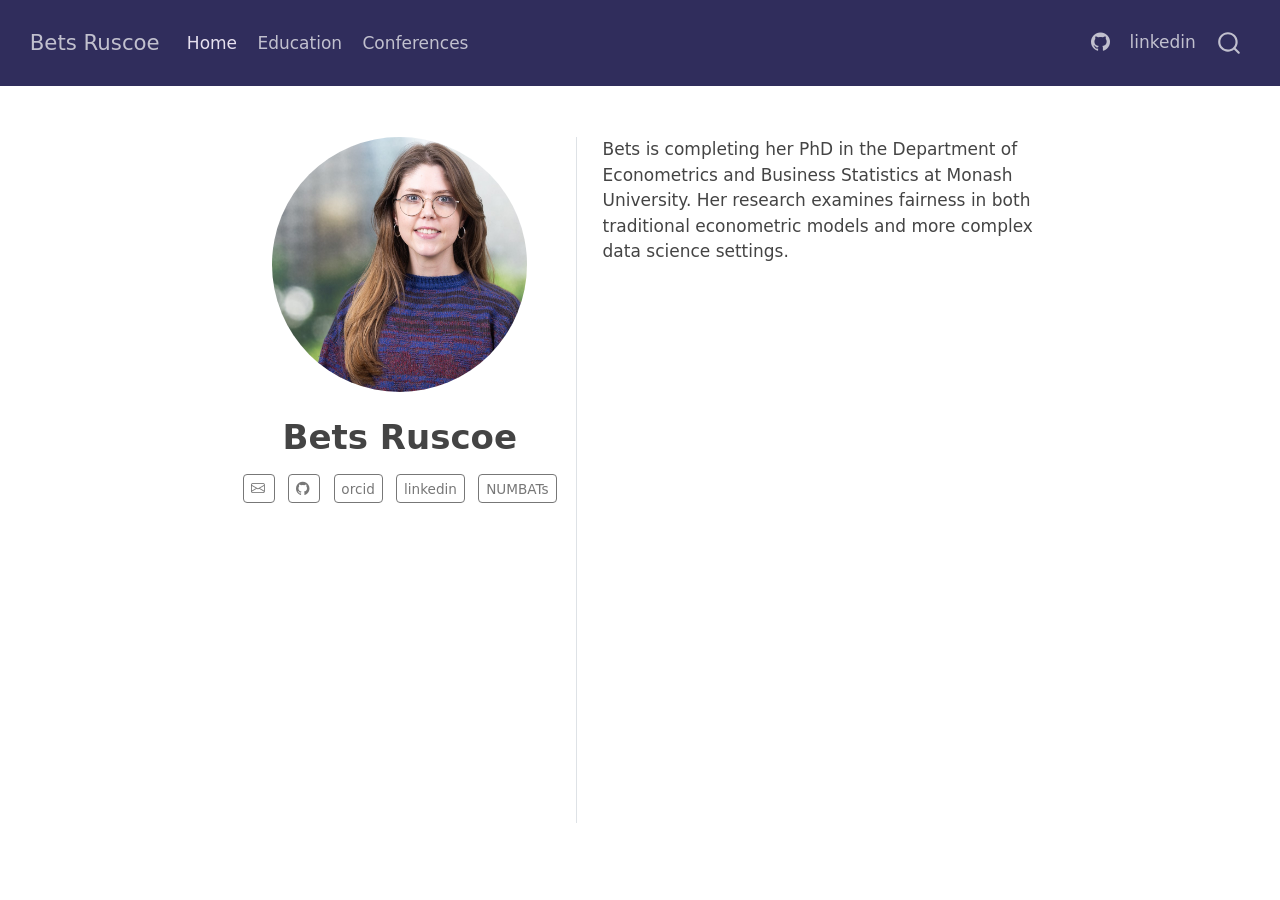
<file: docs/index.html>
<!DOCTYPE html>
<html xmlns="http://www.w3.org/1999/xhtml" lang="en" xml:lang="en"><head>

<meta charset="utf-8">
<meta name="generator" content="quarto-1.9.38">

<meta name="viewport" content="width=device-width, initial-scale=1.0, user-scalable=yes">


<title>Bets Ruscoe</title>
<style>
/* Default styles provided by pandoc.
** See https://pandoc.org/MANUAL.html#variables-for-html for config info.
*/
code{white-space: pre-wrap;}
span.smallcaps{font-variant: small-caps;}
div.columns{display: flex; gap: min(4vw, 1.5em);}
div.column{flex: auto; overflow-x: auto;}
div.hanging-indent{margin-left: 1.5em; text-indent: -1.5em;}
ul.task-list{list-style: none;}
ul.task-list li input[type="checkbox"] {
  width: 0.8em;
  margin: 0 0.8em 0.2em -1em; /* quarto-specific, see https://github.com/quarto-dev/quarto-cli/issues/4556 */ 
  vertical-align: middle;
}
</style>


<script src="site_libs/quarto-nav/quarto-nav.js"></script>
<script src="site_libs/quarto-nav/headroom.min.js"></script>
<script src="site_libs/clipboard/clipboard.min.js"></script>
<script src="site_libs/quarto-search/autocomplete.umd.js"></script>
<script src="site_libs/quarto-search/fuse.min.js"></script>
<script src="site_libs/quarto-search/quarto-search.js"></script>
<meta name="quarto:offset" content="./">
<link href="./logo.png" rel="icon" type="image/png">
<script src="site_libs/quarto-html/quarto.js" type="module"></script>
<script src="site_libs/quarto-html/tabsets/tabsets.js" type="module"></script>
<script src="site_libs/quarto-html/popper.min.js"></script>
<script src="site_libs/quarto-html/tippy.umd.min.js"></script>
<link href="site_libs/quarto-html/tippy.css" rel="stylesheet">
<link href="site_libs/quarto-html/quarto-syntax-highlighting-15634bcf2e68342d4ad2dfa704d543f6.css" rel="stylesheet" id="quarto-text-highlighting-styles">
<script src="site_libs/bootstrap/bootstrap.min.js"></script>
<link href="site_libs/bootstrap/bootstrap-icons.css" rel="stylesheet">
<link href="site_libs/bootstrap/bootstrap-3768eb61d9994c7d1b716c111c6380d6.min.css" rel="stylesheet" append-hash="true" id="quarto-bootstrap" data-mode="light">
<script id="quarto-search-options" type="application/json">{
  "location": "navbar",
  "copy-button": false,
  "collapse-after": 3,
  "panel-placement": "end",
  "type": "overlay",
  "limit": 50,
  "keyboard-shortcut": [
    "f",
    "/",
    "s"
  ],
  "show-item-context": false,
  "language": {
    "search-no-results-text": "No results",
    "search-matching-documents-text": "matching documents",
    "search-copy-link-title": "Copy link to search",
    "search-hide-matches-text": "Hide additional matches",
    "search-more-match-text": "more match in this document",
    "search-more-matches-text": "more matches in this document",
    "search-clear-button-title": "Clear",
    "search-text-placeholder": "",
    "search-detached-cancel-button-title": "Cancel",
    "search-submit-button-title": "Submit",
    "search-label": "Search"
  }
}</script>


</head>

<body class="nav-fixed fullcontent quarto-light">

<div id="quarto-search-results"></div>
  <header id="quarto-header" class="headroom fixed-top">
    <nav class="navbar navbar-expand-lg " data-bs-theme="dark">
      <div class="navbar-container container-fluid">
      <div class="navbar-brand-container mx-auto">
    <a class="navbar-brand" href="./index.html">
    <span class="navbar-title">Bets Ruscoe</span>
    </a>
  </div>
            <div id="quarto-search" class="" title="Search"></div>
          <button class="navbar-toggler" type="button" data-bs-toggle="collapse" data-bs-target="#navbarCollapse" aria-controls="navbarCollapse" role="menu" aria-expanded="false" aria-label="Toggle navigation" onclick="if (window.quartoToggleHeadroom) { window.quartoToggleHeadroom(); }">
  <span class="navbar-toggler-icon"></span>
</button>
          <div class="collapse navbar-collapse" id="navbarCollapse">
            <ul class="navbar-nav navbar-nav-scroll me-auto">
  <li class="nav-item">
    <a class="nav-link active" href="./index.html" aria-current="page"> 
<span class="menu-text">Home</span></a>
  </li>  
  <li class="nav-item">
    <a class="nav-link" href="./education.html"> 
<span class="menu-text">Education</span></a>
  </li>  
  <li class="nav-item">
    <a class="nav-link" href="./conferences.html"> 
<span class="menu-text">Conferences</span></a>
  </li>  
</ul>
            <ul class="navbar-nav navbar-nav-scroll ms-auto">
  <li class="nav-item compact">
    <a class="nav-link" href="https://github.com/BetsRuscoe"> <i class="bi bi-github" role="img">
</i> 
<span class="menu-text"></span></a>
  </li>  
  <li class="nav-item">
    <a class="nav-link" href="https://linkedin.com/in/bets-ruscoe-a99a75171"> 
<span class="menu-text">linkedin</span></a>
  </li>  
</ul>
          </div> <!-- /navcollapse -->
            <div class="quarto-navbar-tools">
</div>
      </div> <!-- /container-fluid -->
    </nav>
</header>
<!-- content -->
<div id="quarto-content" class="quarto-container page-columns page-rows-contents page-layout-article page-navbar">
<!-- sidebar -->
<!-- margin-sidebar -->
    
<!-- main -->
<div class="quarto-about-trestles">
  <div class="about-entity">
    <img src="photo.jpg" class="about-image
  round " style="height: 15em; width: 15em;">
<header id="title-block-header" class="quarto-title-block default">
<div class="quarto-title">
<h1 class="title">Bets Ruscoe</h1>
</div>
<div class="quarto-title-meta">
  </div>
</header>
    <div class="about-links">
  <a href="mailto:betsruscoe@gmail.com" class="about-link" rel="" target="">
    <i class="bi bi-envelope"></i>
     <span class="about-link-text"></span>
  </a>
  <a href="https://github.com/BetsRuscoe" class="about-link" rel="" target="">
    <i class="bi bi-github"></i>
     <span class="about-link-text"></span>
  </a>
  <a href="https://orcid.org/0009-0005-5690-9074" class="about-link" rel="" target="">
     <span class="about-link-text">orcid</span>
  </a>
  <a href="https://linkedin.com/in/bets-ruscoe-a99a75171" class="about-link" rel="" target="">
     <span class="about-link-text">linkedin</span>
  </a>
  <a href="https://numbat.space" class="about-link" rel="" target="">
     <span class="about-link-text">NUMBATs</span>
  </a>
</div>
  </div>
  <div class="about-contents"><main class="content" id="quarto-document-content">
<div id="hero-heading">
<p>Bets is completing her PhD in the Department of Econometrics and Business Statistics at Monash University. Her research examines fairness in both traditional econometric models and more complex data science settings.</p>
</div>


</main></div>
</div>
 <!-- /main -->
<script id="quarto-html-after-body" type="application/javascript">
  window.document.addEventListener("DOMContentLoaded", function (event) {
    const isCodeAnnotation = (el) => {
      for (const clz of el.classList) {
        if (clz.startsWith('code-annotation-')) {                     
          return true;
        }
      }
      return false;
    }
    const onCopySuccess = function(e) {
      // button target
      const button = e.trigger;
      // don't keep focus
      button.blur();
      // flash "checked"
      button.classList.add('code-copy-button-checked');
      var currentTitle = button.getAttribute("title");
      button.setAttribute("title", "Copied!");
      let tooltip;
      if (window.bootstrap) {
        button.setAttribute("data-bs-toggle", "tooltip");
        button.setAttribute("data-bs-placement", "left");
        button.setAttribute("data-bs-title", "Copied!");
        tooltip = new bootstrap.Tooltip(button, 
          { trigger: "manual", 
            customClass: "code-copy-button-tooltip",
            offset: [0, -8]});
        tooltip.show();    
      }
      setTimeout(function() {
        if (tooltip) {
          tooltip.hide();
          button.removeAttribute("data-bs-title");
          button.removeAttribute("data-bs-toggle");
          button.removeAttribute("data-bs-placement");
        }
        button.setAttribute("title", currentTitle);
        button.classList.remove('code-copy-button-checked');
      }, 1000);
      // clear code selection
      e.clearSelection();
    }
    const getTextToCopy = function(trigger) {
      const outerScaffold = trigger.parentElement.cloneNode(true);
      const codeEl = outerScaffold.querySelector('code');
      for (const childEl of codeEl.children) {
        if (isCodeAnnotation(childEl)) {
          childEl.remove();
        }
      }
      return codeEl.innerText;
    }
    const clipboard = new window.ClipboardJS('.code-copy-button:not([data-in-quarto-modal])', {
      text: getTextToCopy
    });
    clipboard.on('success', onCopySuccess);
    if (window.document.getElementById('quarto-embedded-source-code-modal')) {
      const clipboardModal = new window.ClipboardJS('.code-copy-button[data-in-quarto-modal]', {
        text: getTextToCopy,
        container: window.document.getElementById('quarto-embedded-source-code-modal')
      });
      clipboardModal.on('success', onCopySuccess);
    }
      var localhostRegex = new RegExp(/^(?:http|https):\/\/localhost\:?[0-9]*\//);
      var mailtoRegex = new RegExp(/^mailto:/);
        var filterRegex = new RegExp("https:\/\/betsruscoe\.org");
      var isInternal = (href) => {
          return filterRegex.test(href) || localhostRegex.test(href) || mailtoRegex.test(href);
      }
      // Inspect non-navigation links and adorn them if external
     var links = window.document.querySelectorAll('a[href]:not(.nav-link):not(.navbar-brand):not(.toc-action):not(.sidebar-link):not(.sidebar-item-toggle):not(.pagination-link):not(.no-external):not([aria-hidden]):not(.dropdown-item):not(.quarto-navigation-tool):not(.about-link)');
      for (var i=0; i<links.length; i++) {
        const link = links[i];
        if (!isInternal(link.href)) {
          // undo the damage that might have been done by quarto-nav.js in the case of
          // links that we want to consider external
          if (link.dataset.originalHref !== undefined) {
            link.href = link.dataset.originalHref;
          }
        }
      }
    function tippyHover(el, contentFn, onTriggerFn, onUntriggerFn) {
      const config = {
        allowHTML: true,
        maxWidth: 500,
        delay: 100,
        arrow: false,
        appendTo: function(el) {
            return el.parentElement;
        },
        interactive: true,
        interactiveBorder: 10,
        theme: 'quarto',
        placement: 'bottom-start',
      };
      if (contentFn) {
        config.content = contentFn;
      }
      if (onTriggerFn) {
        config.onTrigger = onTriggerFn;
      }
      if (onUntriggerFn) {
        config.onUntrigger = onUntriggerFn;
      }
      window.tippy(el, config); 
    }
    const noterefs = window.document.querySelectorAll('a[role="doc-noteref"]');
    for (var i=0; i<noterefs.length; i++) {
      const ref = noterefs[i];
      tippyHover(ref, function() {
        // use id or data attribute instead here
        let href = ref.getAttribute('data-footnote-href') || ref.getAttribute('href');
        try { href = new URL(href).hash; } catch {}
        const id = href.replace(/^#\/?/, "");
        const note = window.document.getElementById(id);
        if (note) {
          return note.innerHTML;
        } else {
          return "";
        }
      });
    }
    const xrefs = window.document.querySelectorAll('a.quarto-xref');
    const processXRef = (id, note) => {
      // Strip column container classes
      const stripColumnClz = (el) => {
        el.classList.remove("page-full", "page-columns");
        if (el.children) {
          for (const child of el.children) {
            stripColumnClz(child);
          }
        }
      }
      stripColumnClz(note)
      if (id === null || id.startsWith('sec-')) {
        // Special case sections, only their first couple elements
        const container = document.createElement("div");
        if (note.children && note.children.length > 2) {
          container.appendChild(note.children[0].cloneNode(true));
          for (let i = 1; i < note.children.length; i++) {
            const child = note.children[i];
            if (child.tagName === "P" && child.innerText === "") {
              continue;
            } else {
              container.appendChild(child.cloneNode(true));
              break;
            }
          }
          if (window.Quarto?.typesetMath) {
            window.Quarto.typesetMath(container);
          }
          return container.innerHTML
        } else {
          if (window.Quarto?.typesetMath) {
            window.Quarto.typesetMath(note);
          }
          return note.innerHTML;
        }
      } else {
        // Remove any anchor links if they are present
        const anchorLink = note.querySelector('a.anchorjs-link');
        if (anchorLink) {
          anchorLink.remove();
        }
        if (window.Quarto?.typesetMath) {
          window.Quarto.typesetMath(note);
        }
        if (note.classList.contains("callout")) {
          return note.outerHTML;
        } else {
          return note.innerHTML;
        }
      }
    }
    for (var i=0; i<xrefs.length; i++) {
      const xref = xrefs[i];
      tippyHover(xref, undefined, function(instance) {
        instance.disable();
        let url = xref.getAttribute('href');
        let hash = undefined; 
        if (url.startsWith('#')) {
          hash = url;
        } else {
          try { hash = new URL(url).hash; } catch {}
        }
        if (hash) {
          const id = hash.replace(/^#\/?/, "");
          const note = window.document.getElementById(id);
          if (note !== null) {
            try {
              const html = processXRef(id, note.cloneNode(true));
              instance.setContent(html);
            } finally {
              instance.enable();
              instance.show();
            }
          } else {
            // See if we can fetch this
            fetch(url.split('#')[0])
            .then(res => res.text())
            .then(html => {
              const parser = new DOMParser();
              const htmlDoc = parser.parseFromString(html, "text/html");
              const note = htmlDoc.getElementById(id);
              if (note !== null) {
                const html = processXRef(id, note);
                instance.setContent(html);
              } 
            }).finally(() => {
              instance.enable();
              instance.show();
            });
          }
        } else {
          // See if we can fetch a full url (with no hash to target)
          // This is a special case and we should probably do some content thinning / targeting
          fetch(url)
          .then(res => res.text())
          .then(html => {
            const parser = new DOMParser();
            const htmlDoc = parser.parseFromString(html, "text/html");
            const note = htmlDoc.querySelector('main.content');
            if (note !== null) {
              // This should only happen for chapter cross references
              // (since there is no id in the URL)
              // remove the first header
              if (note.children.length > 0 && note.children[0].tagName === "HEADER") {
                note.children[0].remove();
              }
              const html = processXRef(null, note);
              instance.setContent(html);
            } 
          }).finally(() => {
            instance.enable();
            instance.show();
          });
        }
      }, function(instance) {
      });
    }
        let selectedAnnoteEl;
        const selectorForAnnotation = ( cell, annotation) => {
          let cellAttr = 'data-code-cell="' + cell + '"';
          let lineAttr = 'data-code-annotation="' +  annotation + '"';
          const selector = 'span[' + cellAttr + '][' + lineAttr + ']';
          return selector;
        }
        const selectCodeLines = (annoteEl) => {
          const doc = window.document;
          const targetCell = annoteEl.getAttribute("data-target-cell");
          const targetAnnotation = annoteEl.getAttribute("data-target-annotation");
          const annoteSpan = window.document.querySelector(selectorForAnnotation(targetCell, targetAnnotation));
          const lines = annoteSpan.getAttribute("data-code-lines").split(",");
          const lineIds = lines.map((line) => {
            return targetCell + "-" + line;
          })
          let top = null;
          let height = null;
          let parent = null;
          if (lineIds.length > 0) {
              //compute the position of the single el (top and bottom and make a div)
              const el = window.document.getElementById(lineIds[0]);
              top = el.offsetTop;
              height = el.offsetHeight;
              parent = el.parentElement.parentElement;
            if (lineIds.length > 1) {
              const lastEl = window.document.getElementById(lineIds[lineIds.length - 1]);
              const bottom = lastEl.offsetTop + lastEl.offsetHeight;
              height = bottom - top;
            }
            if (top !== null && height !== null && parent !== null) {
              // cook up a div (if necessary) and position it 
              let div = window.document.getElementById("code-annotation-line-highlight");
              if (div === null) {
                div = window.document.createElement("div");
                div.setAttribute("id", "code-annotation-line-highlight");
                div.style.position = 'absolute';
                parent.appendChild(div);
              }
              div.style.top = top - 2 + "px";
              div.style.height = height + 4 + "px";
              div.style.left = 0;
              let gutterDiv = window.document.getElementById("code-annotation-line-highlight-gutter");
              if (gutterDiv === null) {
                gutterDiv = window.document.createElement("div");
                gutterDiv.setAttribute("id", "code-annotation-line-highlight-gutter");
                gutterDiv.style.position = 'absolute';
                const codeCell = window.document.getElementById(targetCell);
                const gutter = codeCell.querySelector('.code-annotation-gutter');
                gutter.appendChild(gutterDiv);
              }
              gutterDiv.style.top = top - 2 + "px";
              gutterDiv.style.height = height + 4 + "px";
            }
            selectedAnnoteEl = annoteEl;
          }
        };
        const unselectCodeLines = () => {
          const elementsIds = ["code-annotation-line-highlight", "code-annotation-line-highlight-gutter"];
          elementsIds.forEach((elId) => {
            const div = window.document.getElementById(elId);
            if (div) {
              div.remove();
            }
          });
          selectedAnnoteEl = undefined;
        };
          // Handle positioning of the toggle
      window.addEventListener(
        "resize",
        throttle(() => {
          elRect = undefined;
          if (selectedAnnoteEl) {
            selectCodeLines(selectedAnnoteEl);
          }
        }, 10)
      );
      function throttle(fn, ms) {
      let throttle = false;
      let timer;
        return (...args) => {
          if(!throttle) { // first call gets through
              fn.apply(this, args);
              throttle = true;
          } else { // all the others get throttled
              if(timer) clearTimeout(timer); // cancel #2
              timer = setTimeout(() => {
                fn.apply(this, args);
                timer = throttle = false;
              }, ms);
          }
        };
      }
        // Attach click handler to the DT
        const annoteDls = window.document.querySelectorAll('dt[data-target-cell]');
        for (const annoteDlNode of annoteDls) {
          annoteDlNode.addEventListener('click', (event) => {
            const clickedEl = event.target;
            if (clickedEl !== selectedAnnoteEl) {
              unselectCodeLines();
              const activeEl = window.document.querySelector('dt[data-target-cell].code-annotation-active');
              if (activeEl) {
                activeEl.classList.remove('code-annotation-active');
              }
              selectCodeLines(clickedEl);
              clickedEl.classList.add('code-annotation-active');
            } else {
              // Unselect the line
              unselectCodeLines();
              clickedEl.classList.remove('code-annotation-active');
            }
          });
        }
    const findCites = (el) => {
      const parentEl = el.parentElement;
      if (parentEl) {
        const cites = parentEl.dataset.cites;
        if (cites) {
          return {
            el,
            cites: cites.split(' ')
          };
        } else {
          return findCites(el.parentElement)
        }
      } else {
        return undefined;
      }
    };
    var bibliorefs = window.document.querySelectorAll('a[role="doc-biblioref"]');
    for (var i=0; i<bibliorefs.length; i++) {
      const ref = bibliorefs[i];
      const citeInfo = findCites(ref);
      if (citeInfo) {
        tippyHover(citeInfo.el, function() {
          var popup = window.document.createElement('div');
          citeInfo.cites.forEach(function(cite) {
            var citeDiv = window.document.createElement('div');
            citeDiv.classList.add('hanging-indent');
            citeDiv.classList.add('csl-entry');
            var biblioDiv = window.document.getElementById('ref-' + cite);
            if (biblioDiv) {
              citeDiv.innerHTML = biblioDiv.innerHTML;
            }
            popup.appendChild(citeDiv);
          });
          return popup.innerHTML;
        });
      }
    }
  });
  </script>
</div> <!-- /content -->




</body></html>
</file>
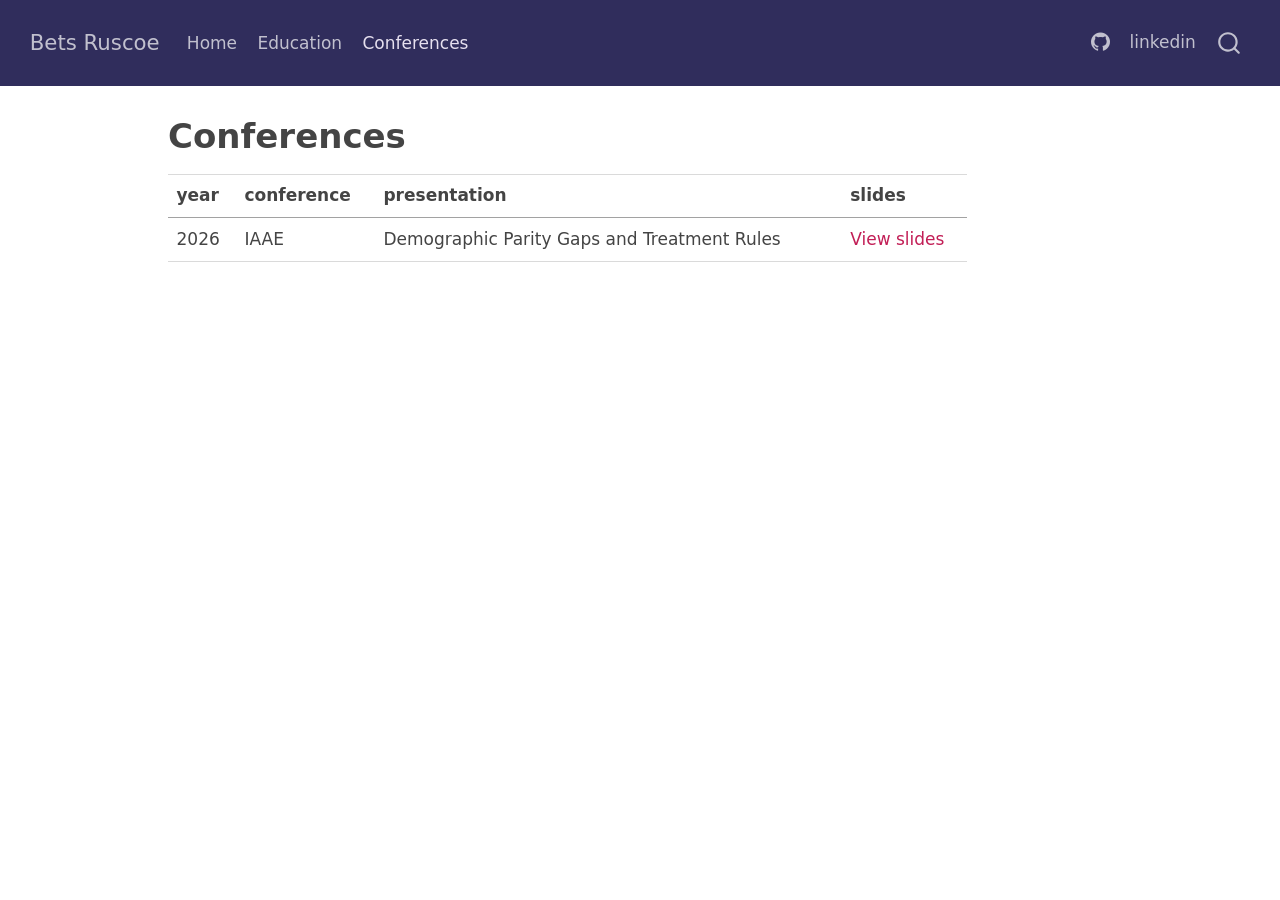
<file: docs/conferences.html>
<!DOCTYPE html>
<html xmlns="http://www.w3.org/1999/xhtml" lang="en" xml:lang="en"><head>

<meta charset="utf-8">
<meta name="generator" content="quarto-1.9.38">

<meta name="viewport" content="width=device-width, initial-scale=1.0, user-scalable=yes">


<title>Conferences – Bets Ruscoe</title>
<style>
/* Default styles provided by pandoc.
** See https://pandoc.org/MANUAL.html#variables-for-html for config info.
*/
code{white-space: pre-wrap;}
span.smallcaps{font-variant: small-caps;}
div.columns{display: flex; gap: min(4vw, 1.5em);}
div.column{flex: auto; overflow-x: auto;}
div.hanging-indent{margin-left: 1.5em; text-indent: -1.5em;}
ul.task-list{list-style: none;}
ul.task-list li input[type="checkbox"] {
  width: 0.8em;
  margin: 0 0.8em 0.2em -1em; /* quarto-specific, see https://github.com/quarto-dev/quarto-cli/issues/4556 */ 
  vertical-align: middle;
}
</style>


<script src="site_libs/quarto-nav/quarto-nav.js"></script>
<script src="site_libs/quarto-nav/headroom.min.js"></script>
<script src="site_libs/clipboard/clipboard.min.js"></script>
<script src="site_libs/quarto-search/autocomplete.umd.js"></script>
<script src="site_libs/quarto-search/fuse.min.js"></script>
<script src="site_libs/quarto-search/quarto-search.js"></script>
<meta name="quarto:offset" content="./">
<link href="./logo.png" rel="icon" type="image/png">
<script src="site_libs/quarto-html/quarto.js" type="module"></script>
<script src="site_libs/quarto-html/tabsets/tabsets.js" type="module"></script>
<script src="site_libs/quarto-html/popper.min.js"></script>
<script src="site_libs/quarto-html/tippy.umd.min.js"></script>
<script src="site_libs/quarto-html/anchor.min.js"></script>
<link href="site_libs/quarto-html/tippy.css" rel="stylesheet">
<link href="site_libs/quarto-html/quarto-syntax-highlighting-15634bcf2e68342d4ad2dfa704d543f6.css" rel="stylesheet" id="quarto-text-highlighting-styles">
<script src="site_libs/bootstrap/bootstrap.min.js"></script>
<link href="site_libs/bootstrap/bootstrap-icons.css" rel="stylesheet">
<link href="site_libs/bootstrap/bootstrap-3768eb61d9994c7d1b716c111c6380d6.min.css" rel="stylesheet" append-hash="true" id="quarto-bootstrap" data-mode="light">
<script id="quarto-search-options" type="application/json">{
  "location": "navbar",
  "copy-button": false,
  "collapse-after": 3,
  "panel-placement": "end",
  "type": "overlay",
  "limit": 50,
  "keyboard-shortcut": [
    "f",
    "/",
    "s"
  ],
  "show-item-context": false,
  "language": {
    "search-no-results-text": "No results",
    "search-matching-documents-text": "matching documents",
    "search-copy-link-title": "Copy link to search",
    "search-hide-matches-text": "Hide additional matches",
    "search-more-match-text": "more match in this document",
    "search-more-matches-text": "more matches in this document",
    "search-clear-button-title": "Clear",
    "search-text-placeholder": "",
    "search-detached-cancel-button-title": "Cancel",
    "search-submit-button-title": "Submit",
    "search-label": "Search"
  }
}</script>


</head>

<body class="nav-fixed quarto-light">

<div id="quarto-search-results"></div>
  <header id="quarto-header" class="headroom fixed-top">
    <nav class="navbar navbar-expand-lg " data-bs-theme="dark">
      <div class="navbar-container container-fluid">
      <div class="navbar-brand-container mx-auto">
    <a class="navbar-brand" href="./index.html">
    <span class="navbar-title">Bets Ruscoe</span>
    </a>
  </div>
            <div id="quarto-search" class="" title="Search"></div>
          <button class="navbar-toggler" type="button" data-bs-toggle="collapse" data-bs-target="#navbarCollapse" aria-controls="navbarCollapse" role="menu" aria-expanded="false" aria-label="Toggle navigation" onclick="if (window.quartoToggleHeadroom) { window.quartoToggleHeadroom(); }">
  <span class="navbar-toggler-icon"></span>
</button>
          <div class="collapse navbar-collapse" id="navbarCollapse">
            <ul class="navbar-nav navbar-nav-scroll me-auto">
  <li class="nav-item">
    <a class="nav-link" href="./index.html"> 
<span class="menu-text">Home</span></a>
  </li>  
  <li class="nav-item">
    <a class="nav-link" href="./education.html"> 
<span class="menu-text">Education</span></a>
  </li>  
  <li class="nav-item">
    <a class="nav-link active" href="./conferences.html" aria-current="page"> 
<span class="menu-text">Conferences</span></a>
  </li>  
</ul>
            <ul class="navbar-nav navbar-nav-scroll ms-auto">
  <li class="nav-item compact">
    <a class="nav-link" href="https://github.com/BetsRuscoe"> <i class="bi bi-github" role="img">
</i> 
<span class="menu-text"></span></a>
  </li>  
  <li class="nav-item">
    <a class="nav-link" href="https://linkedin.com/in/bets-ruscoe-a99a75171"> 
<span class="menu-text">linkedin</span></a>
  </li>  
</ul>
          </div> <!-- /navcollapse -->
            <div class="quarto-navbar-tools">
</div>
      </div> <!-- /container-fluid -->
    </nav>
</header>
<!-- content -->
<div id="quarto-content" class="quarto-container page-columns page-rows-contents page-layout-article page-navbar">
<!-- sidebar -->
<!-- margin-sidebar -->
    <div id="quarto-margin-sidebar" class="sidebar margin-sidebar zindex-bottom">
        
    </div>
<!-- main -->
<main class="content" id="quarto-document-content">

<header id="title-block-header" class="quarto-title-block default">
<div class="quarto-title">
<h1 class="title">Conferences</h1>
</div>



<div class="quarto-title-meta">

    
  
    
  </div>
  


</header>


<table class="caption-top table">
<thead>
<tr class="header">
<th style="text-align: left;">year</th>
<th style="text-align: left;">conference</th>
<th style="text-align: left;">presentation</th>
<th style="text-align: left;">slides</th>
</tr>
</thead>
<tbody>
<tr class="odd">
<td style="text-align: left;">2026</td>
<td style="text-align: left;">IAAE</td>
<td style="text-align: left;">Demographic Parity Gaps and Treatment Rules</td>
<td style="text-align: left;"><a href="slides/presentation_shortened.pdf">View slides</a></td>
</tr>
</tbody>
</table>



</main> <!-- /main -->
<script id="quarto-html-after-body" type="application/javascript">
  window.document.addEventListener("DOMContentLoaded", function (event) {
    const icon = "";
    const anchorJS = new window.AnchorJS();
    anchorJS.options = {
      placement: 'right',
      icon: icon
    };
    anchorJS.add('.anchored');
    const isCodeAnnotation = (el) => {
      for (const clz of el.classList) {
        if (clz.startsWith('code-annotation-')) {                     
          return true;
        }
      }
      return false;
    }
    const onCopySuccess = function(e) {
      // button target
      const button = e.trigger;
      // don't keep focus
      button.blur();
      // flash "checked"
      button.classList.add('code-copy-button-checked');
      var currentTitle = button.getAttribute("title");
      button.setAttribute("title", "Copied!");
      let tooltip;
      if (window.bootstrap) {
        button.setAttribute("data-bs-toggle", "tooltip");
        button.setAttribute("data-bs-placement", "left");
        button.setAttribute("data-bs-title", "Copied!");
        tooltip = new bootstrap.Tooltip(button, 
          { trigger: "manual", 
            customClass: "code-copy-button-tooltip",
            offset: [0, -8]});
        tooltip.show();    
      }
      setTimeout(function() {
        if (tooltip) {
          tooltip.hide();
          button.removeAttribute("data-bs-title");
          button.removeAttribute("data-bs-toggle");
          button.removeAttribute("data-bs-placement");
        }
        button.setAttribute("title", currentTitle);
        button.classList.remove('code-copy-button-checked');
      }, 1000);
      // clear code selection
      e.clearSelection();
    }
    const getTextToCopy = function(trigger) {
      const outerScaffold = trigger.parentElement.cloneNode(true);
      const codeEl = outerScaffold.querySelector('code');
      for (const childEl of codeEl.children) {
        if (isCodeAnnotation(childEl)) {
          childEl.remove();
        }
      }
      return codeEl.innerText;
    }
    const clipboard = new window.ClipboardJS('.code-copy-button:not([data-in-quarto-modal])', {
      text: getTextToCopy
    });
    clipboard.on('success', onCopySuccess);
    if (window.document.getElementById('quarto-embedded-source-code-modal')) {
      const clipboardModal = new window.ClipboardJS('.code-copy-button[data-in-quarto-modal]', {
        text: getTextToCopy,
        container: window.document.getElementById('quarto-embedded-source-code-modal')
      });
      clipboardModal.on('success', onCopySuccess);
    }
      var localhostRegex = new RegExp(/^(?:http|https):\/\/localhost\:?[0-9]*\//);
      var mailtoRegex = new RegExp(/^mailto:/);
        var filterRegex = new RegExp("https:\/\/betsruscoe\.org");
      var isInternal = (href) => {
          return filterRegex.test(href) || localhostRegex.test(href) || mailtoRegex.test(href);
      }
      // Inspect non-navigation links and adorn them if external
     var links = window.document.querySelectorAll('a[href]:not(.nav-link):not(.navbar-brand):not(.toc-action):not(.sidebar-link):not(.sidebar-item-toggle):not(.pagination-link):not(.no-external):not([aria-hidden]):not(.dropdown-item):not(.quarto-navigation-tool):not(.about-link)');
      for (var i=0; i<links.length; i++) {
        const link = links[i];
        if (!isInternal(link.href)) {
          // undo the damage that might have been done by quarto-nav.js in the case of
          // links that we want to consider external
          if (link.dataset.originalHref !== undefined) {
            link.href = link.dataset.originalHref;
          }
        }
      }
    function tippyHover(el, contentFn, onTriggerFn, onUntriggerFn) {
      const config = {
        allowHTML: true,
        maxWidth: 500,
        delay: 100,
        arrow: false,
        appendTo: function(el) {
            return el.parentElement;
        },
        interactive: true,
        interactiveBorder: 10,
        theme: 'quarto',
        placement: 'bottom-start',
      };
      if (contentFn) {
        config.content = contentFn;
      }
      if (onTriggerFn) {
        config.onTrigger = onTriggerFn;
      }
      if (onUntriggerFn) {
        config.onUntrigger = onUntriggerFn;
      }
      window.tippy(el, config); 
    }
    const noterefs = window.document.querySelectorAll('a[role="doc-noteref"]');
    for (var i=0; i<noterefs.length; i++) {
      const ref = noterefs[i];
      tippyHover(ref, function() {
        // use id or data attribute instead here
        let href = ref.getAttribute('data-footnote-href') || ref.getAttribute('href');
        try { href = new URL(href).hash; } catch {}
        const id = href.replace(/^#\/?/, "");
        const note = window.document.getElementById(id);
        if (note) {
          return note.innerHTML;
        } else {
          return "";
        }
      });
    }
    const xrefs = window.document.querySelectorAll('a.quarto-xref');
    const processXRef = (id, note) => {
      // Strip column container classes
      const stripColumnClz = (el) => {
        el.classList.remove("page-full", "page-columns");
        if (el.children) {
          for (const child of el.children) {
            stripColumnClz(child);
          }
        }
      }
      stripColumnClz(note)
      if (id === null || id.startsWith('sec-')) {
        // Special case sections, only their first couple elements
        const container = document.createElement("div");
        if (note.children && note.children.length > 2) {
          container.appendChild(note.children[0].cloneNode(true));
          for (let i = 1; i < note.children.length; i++) {
            const child = note.children[i];
            if (child.tagName === "P" && child.innerText === "") {
              continue;
            } else {
              container.appendChild(child.cloneNode(true));
              break;
            }
          }
          if (window.Quarto?.typesetMath) {
            window.Quarto.typesetMath(container);
          }
          return container.innerHTML
        } else {
          if (window.Quarto?.typesetMath) {
            window.Quarto.typesetMath(note);
          }
          return note.innerHTML;
        }
      } else {
        // Remove any anchor links if they are present
        const anchorLink = note.querySelector('a.anchorjs-link');
        if (anchorLink) {
          anchorLink.remove();
        }
        if (window.Quarto?.typesetMath) {
          window.Quarto.typesetMath(note);
        }
        if (note.classList.contains("callout")) {
          return note.outerHTML;
        } else {
          return note.innerHTML;
        }
      }
    }
    for (var i=0; i<xrefs.length; i++) {
      const xref = xrefs[i];
      tippyHover(xref, undefined, function(instance) {
        instance.disable();
        let url = xref.getAttribute('href');
        let hash = undefined; 
        if (url.startsWith('#')) {
          hash = url;
        } else {
          try { hash = new URL(url).hash; } catch {}
        }
        if (hash) {
          const id = hash.replace(/^#\/?/, "");
          const note = window.document.getElementById(id);
          if (note !== null) {
            try {
              const html = processXRef(id, note.cloneNode(true));
              instance.setContent(html);
            } finally {
              instance.enable();
              instance.show();
            }
          } else {
            // See if we can fetch this
            fetch(url.split('#')[0])
            .then(res => res.text())
            .then(html => {
              const parser = new DOMParser();
              const htmlDoc = parser.parseFromString(html, "text/html");
              const note = htmlDoc.getElementById(id);
              if (note !== null) {
                const html = processXRef(id, note);
                instance.setContent(html);
              } 
            }).finally(() => {
              instance.enable();
              instance.show();
            });
          }
        } else {
          // See if we can fetch a full url (with no hash to target)
          // This is a special case and we should probably do some content thinning / targeting
          fetch(url)
          .then(res => res.text())
          .then(html => {
            const parser = new DOMParser();
            const htmlDoc = parser.parseFromString(html, "text/html");
            const note = htmlDoc.querySelector('main.content');
            if (note !== null) {
              // This should only happen for chapter cross references
              // (since there is no id in the URL)
              // remove the first header
              if (note.children.length > 0 && note.children[0].tagName === "HEADER") {
                note.children[0].remove();
              }
              const html = processXRef(null, note);
              instance.setContent(html);
            } 
          }).finally(() => {
            instance.enable();
            instance.show();
          });
        }
      }, function(instance) {
      });
    }
        let selectedAnnoteEl;
        const selectorForAnnotation = ( cell, annotation) => {
          let cellAttr = 'data-code-cell="' + cell + '"';
          let lineAttr = 'data-code-annotation="' +  annotation + '"';
          const selector = 'span[' + cellAttr + '][' + lineAttr + ']';
          return selector;
        }
        const selectCodeLines = (annoteEl) => {
          const doc = window.document;
          const targetCell = annoteEl.getAttribute("data-target-cell");
          const targetAnnotation = annoteEl.getAttribute("data-target-annotation");
          const annoteSpan = window.document.querySelector(selectorForAnnotation(targetCell, targetAnnotation));
          const lines = annoteSpan.getAttribute("data-code-lines").split(",");
          const lineIds = lines.map((line) => {
            return targetCell + "-" + line;
          })
          let top = null;
          let height = null;
          let parent = null;
          if (lineIds.length > 0) {
              //compute the position of the single el (top and bottom and make a div)
              const el = window.document.getElementById(lineIds[0]);
              top = el.offsetTop;
              height = el.offsetHeight;
              parent = el.parentElement.parentElement;
            if (lineIds.length > 1) {
              const lastEl = window.document.getElementById(lineIds[lineIds.length - 1]);
              const bottom = lastEl.offsetTop + lastEl.offsetHeight;
              height = bottom - top;
            }
            if (top !== null && height !== null && parent !== null) {
              // cook up a div (if necessary) and position it 
              let div = window.document.getElementById("code-annotation-line-highlight");
              if (div === null) {
                div = window.document.createElement("div");
                div.setAttribute("id", "code-annotation-line-highlight");
                div.style.position = 'absolute';
                parent.appendChild(div);
              }
              div.style.top = top - 2 + "px";
              div.style.height = height + 4 + "px";
              div.style.left = 0;
              let gutterDiv = window.document.getElementById("code-annotation-line-highlight-gutter");
              if (gutterDiv === null) {
                gutterDiv = window.document.createElement("div");
                gutterDiv.setAttribute("id", "code-annotation-line-highlight-gutter");
                gutterDiv.style.position = 'absolute';
                const codeCell = window.document.getElementById(targetCell);
                const gutter = codeCell.querySelector('.code-annotation-gutter');
                gutter.appendChild(gutterDiv);
              }
              gutterDiv.style.top = top - 2 + "px";
              gutterDiv.style.height = height + 4 + "px";
            }
            selectedAnnoteEl = annoteEl;
          }
        };
        const unselectCodeLines = () => {
          const elementsIds = ["code-annotation-line-highlight", "code-annotation-line-highlight-gutter"];
          elementsIds.forEach((elId) => {
            const div = window.document.getElementById(elId);
            if (div) {
              div.remove();
            }
          });
          selectedAnnoteEl = undefined;
        };
          // Handle positioning of the toggle
      window.addEventListener(
        "resize",
        throttle(() => {
          elRect = undefined;
          if (selectedAnnoteEl) {
            selectCodeLines(selectedAnnoteEl);
          }
        }, 10)
      );
      function throttle(fn, ms) {
      let throttle = false;
      let timer;
        return (...args) => {
          if(!throttle) { // first call gets through
              fn.apply(this, args);
              throttle = true;
          } else { // all the others get throttled
              if(timer) clearTimeout(timer); // cancel #2
              timer = setTimeout(() => {
                fn.apply(this, args);
                timer = throttle = false;
              }, ms);
          }
        };
      }
        // Attach click handler to the DT
        const annoteDls = window.document.querySelectorAll('dt[data-target-cell]');
        for (const annoteDlNode of annoteDls) {
          annoteDlNode.addEventListener('click', (event) => {
            const clickedEl = event.target;
            if (clickedEl !== selectedAnnoteEl) {
              unselectCodeLines();
              const activeEl = window.document.querySelector('dt[data-target-cell].code-annotation-active');
              if (activeEl) {
                activeEl.classList.remove('code-annotation-active');
              }
              selectCodeLines(clickedEl);
              clickedEl.classList.add('code-annotation-active');
            } else {
              // Unselect the line
              unselectCodeLines();
              clickedEl.classList.remove('code-annotation-active');
            }
          });
        }
    const findCites = (el) => {
      const parentEl = el.parentElement;
      if (parentEl) {
        const cites = parentEl.dataset.cites;
        if (cites) {
          return {
            el,
            cites: cites.split(' ')
          };
        } else {
          return findCites(el.parentElement)
        }
      } else {
        return undefined;
      }
    };
    var bibliorefs = window.document.querySelectorAll('a[role="doc-biblioref"]');
    for (var i=0; i<bibliorefs.length; i++) {
      const ref = bibliorefs[i];
      const citeInfo = findCites(ref);
      if (citeInfo) {
        tippyHover(citeInfo.el, function() {
          var popup = window.document.createElement('div');
          citeInfo.cites.forEach(function(cite) {
            var citeDiv = window.document.createElement('div');
            citeDiv.classList.add('hanging-indent');
            citeDiv.classList.add('csl-entry');
            var biblioDiv = window.document.getElementById('ref-' + cite);
            if (biblioDiv) {
              citeDiv.innerHTML = biblioDiv.innerHTML;
            }
            popup.appendChild(citeDiv);
          });
          return popup.innerHTML;
        });
      }
    }
  });
  </script>
</div> <!-- /content -->




</body></html>
</file>
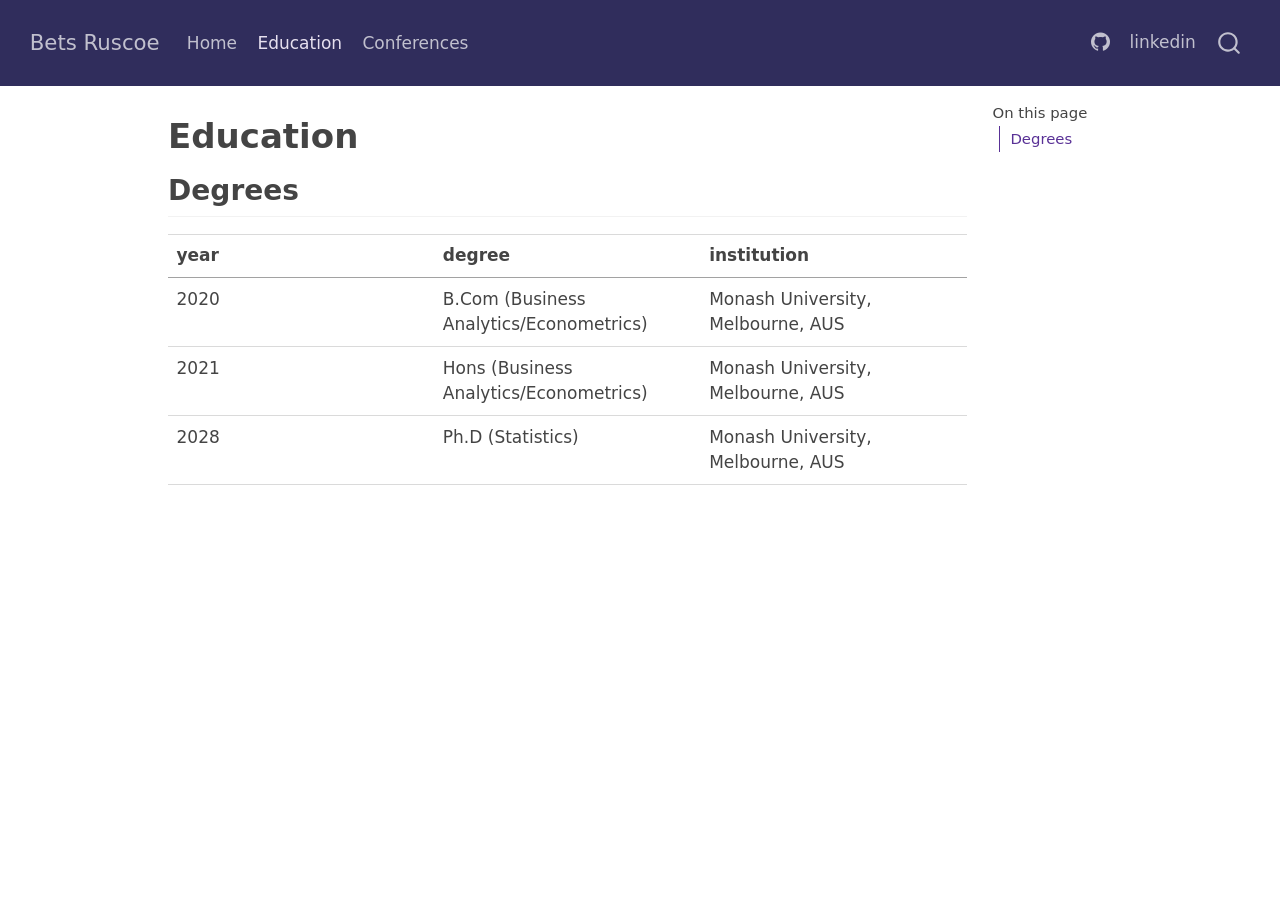
<file: docs/education.html>
<!DOCTYPE html>
<html xmlns="http://www.w3.org/1999/xhtml" lang="en" xml:lang="en"><head>

<meta charset="utf-8">
<meta name="generator" content="quarto-1.9.38">

<meta name="viewport" content="width=device-width, initial-scale=1.0, user-scalable=yes">


<title>Education – Bets Ruscoe</title>
<style>
/* Default styles provided by pandoc.
** See https://pandoc.org/MANUAL.html#variables-for-html for config info.
*/
code{white-space: pre-wrap;}
span.smallcaps{font-variant: small-caps;}
div.columns{display: flex; gap: min(4vw, 1.5em);}
div.column{flex: auto; overflow-x: auto;}
div.hanging-indent{margin-left: 1.5em; text-indent: -1.5em;}
ul.task-list{list-style: none;}
ul.task-list li input[type="checkbox"] {
  width: 0.8em;
  margin: 0 0.8em 0.2em -1em; /* quarto-specific, see https://github.com/quarto-dev/quarto-cli/issues/4556 */ 
  vertical-align: middle;
}
</style>


<script src="site_libs/quarto-nav/quarto-nav.js"></script>
<script src="site_libs/quarto-nav/headroom.min.js"></script>
<script src="site_libs/clipboard/clipboard.min.js"></script>
<script src="site_libs/quarto-search/autocomplete.umd.js"></script>
<script src="site_libs/quarto-search/fuse.min.js"></script>
<script src="site_libs/quarto-search/quarto-search.js"></script>
<meta name="quarto:offset" content="./">
<link href="./logo.png" rel="icon" type="image/png">
<script src="site_libs/quarto-html/quarto.js" type="module"></script>
<script src="site_libs/quarto-html/tabsets/tabsets.js" type="module"></script>
<script src="site_libs/quarto-html/popper.min.js"></script>
<script src="site_libs/quarto-html/tippy.umd.min.js"></script>
<script src="site_libs/quarto-html/anchor.min.js"></script>
<link href="site_libs/quarto-html/tippy.css" rel="stylesheet">
<link href="site_libs/quarto-html/quarto-syntax-highlighting-15634bcf2e68342d4ad2dfa704d543f6.css" rel="stylesheet" id="quarto-text-highlighting-styles">
<script src="site_libs/bootstrap/bootstrap.min.js"></script>
<link href="site_libs/bootstrap/bootstrap-icons.css" rel="stylesheet">
<link href="site_libs/bootstrap/bootstrap-3768eb61d9994c7d1b716c111c6380d6.min.css" rel="stylesheet" append-hash="true" id="quarto-bootstrap" data-mode="light">
<script id="quarto-search-options" type="application/json">{
  "location": "navbar",
  "copy-button": false,
  "collapse-after": 3,
  "panel-placement": "end",
  "type": "overlay",
  "limit": 50,
  "keyboard-shortcut": [
    "f",
    "/",
    "s"
  ],
  "show-item-context": false,
  "language": {
    "search-no-results-text": "No results",
    "search-matching-documents-text": "matching documents",
    "search-copy-link-title": "Copy link to search",
    "search-hide-matches-text": "Hide additional matches",
    "search-more-match-text": "more match in this document",
    "search-more-matches-text": "more matches in this document",
    "search-clear-button-title": "Clear",
    "search-text-placeholder": "",
    "search-detached-cancel-button-title": "Cancel",
    "search-submit-button-title": "Submit",
    "search-label": "Search"
  }
}</script>


</head>

<body class="nav-fixed quarto-light">

<div id="quarto-search-results"></div>
  <header id="quarto-header" class="headroom fixed-top">
    <nav class="navbar navbar-expand-lg " data-bs-theme="dark">
      <div class="navbar-container container-fluid">
      <div class="navbar-brand-container mx-auto">
    <a class="navbar-brand" href="./index.html">
    <span class="navbar-title">Bets Ruscoe</span>
    </a>
  </div>
            <div id="quarto-search" class="" title="Search"></div>
          <button class="navbar-toggler" type="button" data-bs-toggle="collapse" data-bs-target="#navbarCollapse" aria-controls="navbarCollapse" role="menu" aria-expanded="false" aria-label="Toggle navigation" onclick="if (window.quartoToggleHeadroom) { window.quartoToggleHeadroom(); }">
  <span class="navbar-toggler-icon"></span>
</button>
          <div class="collapse navbar-collapse" id="navbarCollapse">
            <ul class="navbar-nav navbar-nav-scroll me-auto">
  <li class="nav-item">
    <a class="nav-link" href="./index.html"> 
<span class="menu-text">Home</span></a>
  </li>  
  <li class="nav-item">
    <a class="nav-link active" href="./education.html" aria-current="page"> 
<span class="menu-text">Education</span></a>
  </li>  
  <li class="nav-item">
    <a class="nav-link" href="./conferences.html"> 
<span class="menu-text">Conferences</span></a>
  </li>  
</ul>
            <ul class="navbar-nav navbar-nav-scroll ms-auto">
  <li class="nav-item compact">
    <a class="nav-link" href="https://github.com/BetsRuscoe"> <i class="bi bi-github" role="img">
</i> 
<span class="menu-text"></span></a>
  </li>  
  <li class="nav-item">
    <a class="nav-link" href="https://linkedin.com/in/bets-ruscoe-a99a75171"> 
<span class="menu-text">linkedin</span></a>
  </li>  
</ul>
          </div> <!-- /navcollapse -->
            <div class="quarto-navbar-tools">
</div>
      </div> <!-- /container-fluid -->
    </nav>
</header>
<!-- content -->
<div id="quarto-content" class="quarto-container page-columns page-rows-contents page-layout-article page-navbar">
<!-- sidebar -->
<!-- margin-sidebar -->
    <div id="quarto-margin-sidebar" class="sidebar margin-sidebar">
        <nav id="TOC" role="doc-toc" class="toc-active">
    <h2 id="toc-title">On this page</h2>
   
  <ul>
  <li><a href="#degrees" id="toc-degrees" class="nav-link active" data-scroll-target="#degrees">Degrees</a></li>
  </ul>
</nav>
    </div>
<!-- main -->
<main class="content" id="quarto-document-content">

<header id="title-block-header" class="quarto-title-block default">
<div class="quarto-title">
<h1 class="title">Education</h1>
</div>



<div class="quarto-title-meta">

    
  
    
  </div>
  


</header>


<section id="degrees" class="level2">
<h2 class="anchored" data-anchor-id="degrees">Degrees</h2>
<table class="caption-top table">
<colgroup>
<col style="width: 33%">
<col style="width: 33%">
<col style="width: 33%">
</colgroup>
<thead>
<tr class="header">
<th style="text-align: left;">year</th>
<th style="text-align: left;">degree</th>
<th style="text-align: left;">institution</th>
</tr>
</thead>
<tbody>
<tr class="odd">
<td style="text-align: left;">2020</td>
<td style="text-align: left;">B.Com (Business Analytics/Econometrics)</td>
<td style="text-align: left;">Monash University, Melbourne, AUS</td>
</tr>
<tr class="even">
<td style="text-align: left;">2021</td>
<td style="text-align: left;">Hons (Business Analytics/Econometrics)</td>
<td style="text-align: left;">Monash University, Melbourne, AUS</td>
</tr>
<tr class="odd">
<td style="text-align: left;">2028</td>
<td style="text-align: left;">Ph.D (Statistics)</td>
<td style="text-align: left;">Monash University, Melbourne, AUS</td>
</tr>
</tbody>
</table>


</section>

</main> <!-- /main -->
<script id="quarto-html-after-body" type="application/javascript">
  window.document.addEventListener("DOMContentLoaded", function (event) {
    const icon = "";
    const anchorJS = new window.AnchorJS();
    anchorJS.options = {
      placement: 'right',
      icon: icon
    };
    anchorJS.add('.anchored');
    const isCodeAnnotation = (el) => {
      for (const clz of el.classList) {
        if (clz.startsWith('code-annotation-')) {                     
          return true;
        }
      }
      return false;
    }
    const onCopySuccess = function(e) {
      // button target
      const button = e.trigger;
      // don't keep focus
      button.blur();
      // flash "checked"
      button.classList.add('code-copy-button-checked');
      var currentTitle = button.getAttribute("title");
      button.setAttribute("title", "Copied!");
      let tooltip;
      if (window.bootstrap) {
        button.setAttribute("data-bs-toggle", "tooltip");
        button.setAttribute("data-bs-placement", "left");
        button.setAttribute("data-bs-title", "Copied!");
        tooltip = new bootstrap.Tooltip(button, 
          { trigger: "manual", 
            customClass: "code-copy-button-tooltip",
            offset: [0, -8]});
        tooltip.show();    
      }
      setTimeout(function() {
        if (tooltip) {
          tooltip.hide();
          button.removeAttribute("data-bs-title");
          button.removeAttribute("data-bs-toggle");
          button.removeAttribute("data-bs-placement");
        }
        button.setAttribute("title", currentTitle);
        button.classList.remove('code-copy-button-checked');
      }, 1000);
      // clear code selection
      e.clearSelection();
    }
    const getTextToCopy = function(trigger) {
      const outerScaffold = trigger.parentElement.cloneNode(true);
      const codeEl = outerScaffold.querySelector('code');
      for (const childEl of codeEl.children) {
        if (isCodeAnnotation(childEl)) {
          childEl.remove();
        }
      }
      return codeEl.innerText;
    }
    const clipboard = new window.ClipboardJS('.code-copy-button:not([data-in-quarto-modal])', {
      text: getTextToCopy
    });
    clipboard.on('success', onCopySuccess);
    if (window.document.getElementById('quarto-embedded-source-code-modal')) {
      const clipboardModal = new window.ClipboardJS('.code-copy-button[data-in-quarto-modal]', {
        text: getTextToCopy,
        container: window.document.getElementById('quarto-embedded-source-code-modal')
      });
      clipboardModal.on('success', onCopySuccess);
    }
      var localhostRegex = new RegExp(/^(?:http|https):\/\/localhost\:?[0-9]*\//);
      var mailtoRegex = new RegExp(/^mailto:/);
        var filterRegex = new RegExp("https:\/\/betsruscoe\.org");
      var isInternal = (href) => {
          return filterRegex.test(href) || localhostRegex.test(href) || mailtoRegex.test(href);
      }
      // Inspect non-navigation links and adorn them if external
     var links = window.document.querySelectorAll('a[href]:not(.nav-link):not(.navbar-brand):not(.toc-action):not(.sidebar-link):not(.sidebar-item-toggle):not(.pagination-link):not(.no-external):not([aria-hidden]):not(.dropdown-item):not(.quarto-navigation-tool):not(.about-link)');
      for (var i=0; i<links.length; i++) {
        const link = links[i];
        if (!isInternal(link.href)) {
          // undo the damage that might have been done by quarto-nav.js in the case of
          // links that we want to consider external
          if (link.dataset.originalHref !== undefined) {
            link.href = link.dataset.originalHref;
          }
        }
      }
    function tippyHover(el, contentFn, onTriggerFn, onUntriggerFn) {
      const config = {
        allowHTML: true,
        maxWidth: 500,
        delay: 100,
        arrow: false,
        appendTo: function(el) {
            return el.parentElement;
        },
        interactive: true,
        interactiveBorder: 10,
        theme: 'quarto',
        placement: 'bottom-start',
      };
      if (contentFn) {
        config.content = contentFn;
      }
      if (onTriggerFn) {
        config.onTrigger = onTriggerFn;
      }
      if (onUntriggerFn) {
        config.onUntrigger = onUntriggerFn;
      }
      window.tippy(el, config); 
    }
    const noterefs = window.document.querySelectorAll('a[role="doc-noteref"]');
    for (var i=0; i<noterefs.length; i++) {
      const ref = noterefs[i];
      tippyHover(ref, function() {
        // use id or data attribute instead here
        let href = ref.getAttribute('data-footnote-href') || ref.getAttribute('href');
        try { href = new URL(href).hash; } catch {}
        const id = href.replace(/^#\/?/, "");
        const note = window.document.getElementById(id);
        if (note) {
          return note.innerHTML;
        } else {
          return "";
        }
      });
    }
    const xrefs = window.document.querySelectorAll('a.quarto-xref');
    const processXRef = (id, note) => {
      // Strip column container classes
      const stripColumnClz = (el) => {
        el.classList.remove("page-full", "page-columns");
        if (el.children) {
          for (const child of el.children) {
            stripColumnClz(child);
          }
        }
      }
      stripColumnClz(note)
      if (id === null || id.startsWith('sec-')) {
        // Special case sections, only their first couple elements
        const container = document.createElement("div");
        if (note.children && note.children.length > 2) {
          container.appendChild(note.children[0].cloneNode(true));
          for (let i = 1; i < note.children.length; i++) {
            const child = note.children[i];
            if (child.tagName === "P" && child.innerText === "") {
              continue;
            } else {
              container.appendChild(child.cloneNode(true));
              break;
            }
          }
          if (window.Quarto?.typesetMath) {
            window.Quarto.typesetMath(container);
          }
          return container.innerHTML
        } else {
          if (window.Quarto?.typesetMath) {
            window.Quarto.typesetMath(note);
          }
          return note.innerHTML;
        }
      } else {
        // Remove any anchor links if they are present
        const anchorLink = note.querySelector('a.anchorjs-link');
        if (anchorLink) {
          anchorLink.remove();
        }
        if (window.Quarto?.typesetMath) {
          window.Quarto.typesetMath(note);
        }
        if (note.classList.contains("callout")) {
          return note.outerHTML;
        } else {
          return note.innerHTML;
        }
      }
    }
    for (var i=0; i<xrefs.length; i++) {
      const xref = xrefs[i];
      tippyHover(xref, undefined, function(instance) {
        instance.disable();
        let url = xref.getAttribute('href');
        let hash = undefined; 
        if (url.startsWith('#')) {
          hash = url;
        } else {
          try { hash = new URL(url).hash; } catch {}
        }
        if (hash) {
          const id = hash.replace(/^#\/?/, "");
          const note = window.document.getElementById(id);
          if (note !== null) {
            try {
              const html = processXRef(id, note.cloneNode(true));
              instance.setContent(html);
            } finally {
              instance.enable();
              instance.show();
            }
          } else {
            // See if we can fetch this
            fetch(url.split('#')[0])
            .then(res => res.text())
            .then(html => {
              const parser = new DOMParser();
              const htmlDoc = parser.parseFromString(html, "text/html");
              const note = htmlDoc.getElementById(id);
              if (note !== null) {
                const html = processXRef(id, note);
                instance.setContent(html);
              } 
            }).finally(() => {
              instance.enable();
              instance.show();
            });
          }
        } else {
          // See if we can fetch a full url (with no hash to target)
          // This is a special case and we should probably do some content thinning / targeting
          fetch(url)
          .then(res => res.text())
          .then(html => {
            const parser = new DOMParser();
            const htmlDoc = parser.parseFromString(html, "text/html");
            const note = htmlDoc.querySelector('main.content');
            if (note !== null) {
              // This should only happen for chapter cross references
              // (since there is no id in the URL)
              // remove the first header
              if (note.children.length > 0 && note.children[0].tagName === "HEADER") {
                note.children[0].remove();
              }
              const html = processXRef(null, note);
              instance.setContent(html);
            } 
          }).finally(() => {
            instance.enable();
            instance.show();
          });
        }
      }, function(instance) {
      });
    }
        let selectedAnnoteEl;
        const selectorForAnnotation = ( cell, annotation) => {
          let cellAttr = 'data-code-cell="' + cell + '"';
          let lineAttr = 'data-code-annotation="' +  annotation + '"';
          const selector = 'span[' + cellAttr + '][' + lineAttr + ']';
          return selector;
        }
        const selectCodeLines = (annoteEl) => {
          const doc = window.document;
          const targetCell = annoteEl.getAttribute("data-target-cell");
          const targetAnnotation = annoteEl.getAttribute("data-target-annotation");
          const annoteSpan = window.document.querySelector(selectorForAnnotation(targetCell, targetAnnotation));
          const lines = annoteSpan.getAttribute("data-code-lines").split(",");
          const lineIds = lines.map((line) => {
            return targetCell + "-" + line;
          })
          let top = null;
          let height = null;
          let parent = null;
          if (lineIds.length > 0) {
              //compute the position of the single el (top and bottom and make a div)
              const el = window.document.getElementById(lineIds[0]);
              top = el.offsetTop;
              height = el.offsetHeight;
              parent = el.parentElement.parentElement;
            if (lineIds.length > 1) {
              const lastEl = window.document.getElementById(lineIds[lineIds.length - 1]);
              const bottom = lastEl.offsetTop + lastEl.offsetHeight;
              height = bottom - top;
            }
            if (top !== null && height !== null && parent !== null) {
              // cook up a div (if necessary) and position it 
              let div = window.document.getElementById("code-annotation-line-highlight");
              if (div === null) {
                div = window.document.createElement("div");
                div.setAttribute("id", "code-annotation-line-highlight");
                div.style.position = 'absolute';
                parent.appendChild(div);
              }
              div.style.top = top - 2 + "px";
              div.style.height = height + 4 + "px";
              div.style.left = 0;
              let gutterDiv = window.document.getElementById("code-annotation-line-highlight-gutter");
              if (gutterDiv === null) {
                gutterDiv = window.document.createElement("div");
                gutterDiv.setAttribute("id", "code-annotation-line-highlight-gutter");
                gutterDiv.style.position = 'absolute';
                const codeCell = window.document.getElementById(targetCell);
                const gutter = codeCell.querySelector('.code-annotation-gutter');
                gutter.appendChild(gutterDiv);
              }
              gutterDiv.style.top = top - 2 + "px";
              gutterDiv.style.height = height + 4 + "px";
            }
            selectedAnnoteEl = annoteEl;
          }
        };
        const unselectCodeLines = () => {
          const elementsIds = ["code-annotation-line-highlight", "code-annotation-line-highlight-gutter"];
          elementsIds.forEach((elId) => {
            const div = window.document.getElementById(elId);
            if (div) {
              div.remove();
            }
          });
          selectedAnnoteEl = undefined;
        };
          // Handle positioning of the toggle
      window.addEventListener(
        "resize",
        throttle(() => {
          elRect = undefined;
          if (selectedAnnoteEl) {
            selectCodeLines(selectedAnnoteEl);
          }
        }, 10)
      );
      function throttle(fn, ms) {
      let throttle = false;
      let timer;
        return (...args) => {
          if(!throttle) { // first call gets through
              fn.apply(this, args);
              throttle = true;
          } else { // all the others get throttled
              if(timer) clearTimeout(timer); // cancel #2
              timer = setTimeout(() => {
                fn.apply(this, args);
                timer = throttle = false;
              }, ms);
          }
        };
      }
        // Attach click handler to the DT
        const annoteDls = window.document.querySelectorAll('dt[data-target-cell]');
        for (const annoteDlNode of annoteDls) {
          annoteDlNode.addEventListener('click', (event) => {
            const clickedEl = event.target;
            if (clickedEl !== selectedAnnoteEl) {
              unselectCodeLines();
              const activeEl = window.document.querySelector('dt[data-target-cell].code-annotation-active');
              if (activeEl) {
                activeEl.classList.remove('code-annotation-active');
              }
              selectCodeLines(clickedEl);
              clickedEl.classList.add('code-annotation-active');
            } else {
              // Unselect the line
              unselectCodeLines();
              clickedEl.classList.remove('code-annotation-active');
            }
          });
        }
    const findCites = (el) => {
      const parentEl = el.parentElement;
      if (parentEl) {
        const cites = parentEl.dataset.cites;
        if (cites) {
          return {
            el,
            cites: cites.split(' ')
          };
        } else {
          return findCites(el.parentElement)
        }
      } else {
        return undefined;
      }
    };
    var bibliorefs = window.document.querySelectorAll('a[role="doc-biblioref"]');
    for (var i=0; i<bibliorefs.length; i++) {
      const ref = bibliorefs[i];
      const citeInfo = findCites(ref);
      if (citeInfo) {
        tippyHover(citeInfo.el, function() {
          var popup = window.document.createElement('div');
          citeInfo.cites.forEach(function(cite) {
            var citeDiv = window.document.createElement('div');
            citeDiv.classList.add('hanging-indent');
            citeDiv.classList.add('csl-entry');
            var biblioDiv = window.document.getElementById('ref-' + cite);
            if (biblioDiv) {
              citeDiv.innerHTML = biblioDiv.innerHTML;
            }
            popup.appendChild(citeDiv);
          });
          return popup.innerHTML;
        });
      }
    }
  });
  </script>
</div> <!-- /content -->




</body></html>
</file>
<file: docs/site_libs/quarto-html/tippy.css>
.tippy-box[data-animation=fade][data-state=hidden]{opacity:0}[data-tippy-root]{max-width:calc(100vw - 10px)}.tippy-box{position:relative;background-color:#333;color:#fff;border-radius:4px;font-size:14px;line-height:1.4;white-space:normal;outline:0;transition-property:transform,visibility,opacity}.tippy-box[data-placement^=top]>.tippy-arrow{bottom:0}.tippy-box[data-placement^=top]>.tippy-arrow:before{bottom:-7px;left:0;border-width:8px 8px 0;border-top-color:initial;transform-origin:center top}.tippy-box[data-placement^=bottom]>.tippy-arrow{top:0}.tippy-box[data-placement^=bottom]>.tippy-arrow:before{top:-7px;left:0;border-width:0 8px 8px;border-bottom-color:initial;transform-origin:center bottom}.tippy-box[data-placement^=left]>.tippy-arrow{right:0}.tippy-box[data-placement^=left]>.tippy-arrow:before{border-width:8px 0 8px 8px;border-left-color:initial;right:-7px;transform-origin:center left}.tippy-box[data-placement^=right]>.tippy-arrow{left:0}.tippy-box[data-placement^=right]>.tippy-arrow:before{left:-7px;border-width:8px 8px 8px 0;border-right-color:initial;transform-origin:center right}.tippy-box[data-inertia][data-state=visible]{transition-timing-function:cubic-bezier(.54,1.5,.38,1.11)}.tippy-arrow{width:16px;height:16px;color:#333}.tippy-arrow:before{content:"";position:absolute;border-color:transparent;border-style:solid}.tippy-content{position:relative;padding:5px 9px;z-index:1}
</file>
<file: docs/site_libs/quarto-html/quarto-syntax-highlighting-15634bcf2e68342d4ad2dfa704d543f6.css>
/* quarto syntax highlight colors */
:root {
  --quarto-hl-ot-color: #003B4F;
  --quarto-hl-at-color: #657422;
  --quarto-hl-ss-color: #20794D;
  --quarto-hl-an-color: #5E5E5E;
  --quarto-hl-fu-color: #4758AB;
  --quarto-hl-st-color: #20794D;
  --quarto-hl-cf-color: #003B4F;
  --quarto-hl-op-color: #5E5E5E;
  --quarto-hl-er-color: #AD0000;
  --quarto-hl-bn-color: #AD0000;
  --quarto-hl-al-color: #AD0000;
  --quarto-hl-va-color: #111111;
  --quarto-hl-bu-color: inherit;
  --quarto-hl-ex-color: inherit;
  --quarto-hl-pp-color: #AD0000;
  --quarto-hl-in-color: #5E5E5E;
  --quarto-hl-vs-color: #20794D;
  --quarto-hl-wa-color: #5E5E5E;
  --quarto-hl-do-color: #5E5E5E;
  --quarto-hl-im-color: #00769E;
  --quarto-hl-ch-color: #20794D;
  --quarto-hl-dt-color: #AD0000;
  --quarto-hl-fl-color: #AD0000;
  --quarto-hl-co-color: #5E5E5E;
  --quarto-hl-cv-color: #5E5E5E;
  --quarto-hl-cn-color: #8f5902;
  --quarto-hl-sc-color: #5E5E5E;
  --quarto-hl-dv-color: #AD0000;
  --quarto-hl-kw-color: #003B4F;
}

/* other quarto variables */
:root {
  --quarto-font-monospace: SFMono-Regular, Menlo, Monaco, Consolas, "Liberation Mono", "Courier New", monospace;
}

/* syntax highlight based on Pandoc's rules */
pre > code.sourceCode > span {
  color: #003B4F;
}

code.sourceCode > span {
  color: #003B4F;
}

div.sourceCode,
div.sourceCode pre.sourceCode {
  color: #003B4F;
}

/* Normal */
code span {
  color: #003B4F;
}

/* Alert */
code span.al {
  color: #AD0000;
  font-style: inherit;
}

/* Annotation */
code span.an {
  color: #5E5E5E;
  font-style: inherit;
}

/* Attribute */
code span.at {
  color: #657422;
  font-style: inherit;
}

/* BaseN */
code span.bn {
  color: #AD0000;
  font-style: inherit;
}

/* BuiltIn */
code span.bu {
  font-style: inherit;
}

/* ControlFlow */
code span.cf {
  color: #003B4F;
  font-weight: bold;
  font-style: inherit;
}

/* Char */
code span.ch {
  color: #20794D;
  font-style: inherit;
}

/* Constant */
code span.cn {
  color: #8f5902;
  font-style: inherit;
}

/* Comment */
code span.co {
  color: #5E5E5E;
  font-style: inherit;
}

/* CommentVar */
code span.cv {
  color: #5E5E5E;
  font-style: italic;
}

/* Documentation */
code span.do {
  color: #5E5E5E;
  font-style: italic;
}

/* DataType */
code span.dt {
  color: #AD0000;
  font-style: inherit;
}

/* DecVal */
code span.dv {
  color: #AD0000;
  font-style: inherit;
}

/* Error */
code span.er {
  color: #AD0000;
  font-style: inherit;
}

/* Extension */
code span.ex {
  font-style: inherit;
}

/* Float */
code span.fl {
  color: #AD0000;
  font-style: inherit;
}

/* Function */
code span.fu {
  color: #4758AB;
  font-style: inherit;
}

/* Import */
code span.im {
  color: #00769E;
  font-style: inherit;
}

/* Information */
code span.in {
  color: #5E5E5E;
  font-style: inherit;
}

/* Keyword */
code span.kw {
  color: #003B4F;
  font-weight: bold;
  font-style: inherit;
}

/* Operator */
code span.op {
  color: #5E5E5E;
  font-style: inherit;
}

/* Other */
code span.ot {
  color: #003B4F;
  font-style: inherit;
}

/* Preprocessor */
code span.pp {
  color: #AD0000;
  font-style: inherit;
}

/* SpecialChar */
code span.sc {
  color: #5E5E5E;
  font-style: inherit;
}

/* SpecialString */
code span.ss {
  color: #20794D;
  font-style: inherit;
}

/* String */
code span.st {
  color: #20794D;
  font-style: inherit;
}

/* Variable */
code span.va {
  color: #111111;
  font-style: inherit;
}

/* VerbatimString */
code span.vs {
  color: #20794D;
  font-style: inherit;
}

/* Warning */
code span.wa {
  color: #5E5E5E;
  font-style: italic;
}

.prevent-inlining {
  content: "</";
}

/*# sourceMappingURL=f23921c56f73e400b49028c9186a1aa0.css.map */
</file>
